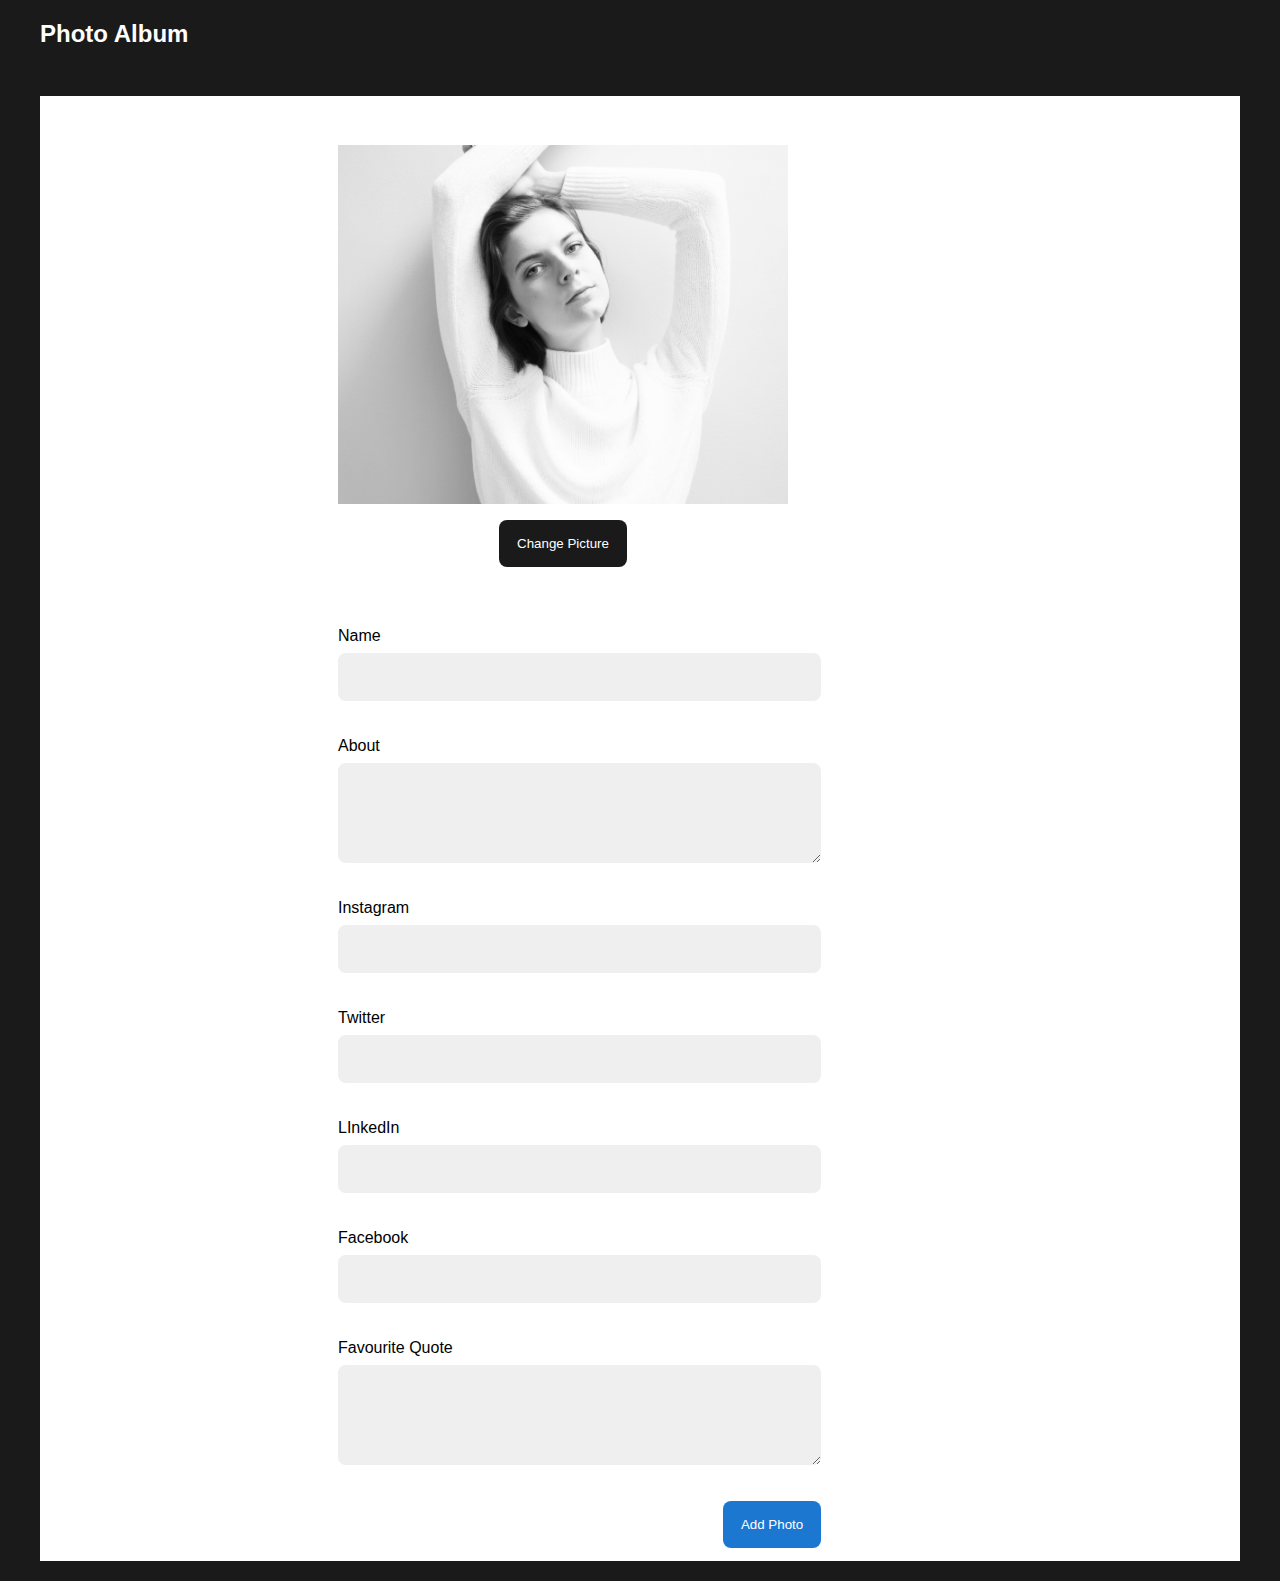
<file: add-photo.html>
<!DOCTYPE html>
<html>
<head>
  <title>Photo Album</title>
  <link rel="stylesheet" href="assets/css/style.css">
  <link rel="stylesheet" href="https://cdnjs.cloudflare.com/ajax/libs/font-awesome/5.15.1/css/all.min.css">
<meta name="viewport" content="width=device-width, initial-scale=1">
</head>
<body>
<nav>
  <div class="logo"><a href="index.html">Photo Album</a></div>
</nav>
<!-- MAIN (Center website) -->
<div class="main">
  <div class="wrapper">

    <section class="image-container">
      <img src="assets/images/img-1.png" alt="demo image">
      <button class="btn edit-btn" type="file">Change Picture</button>
    </section>
    
    <section class="form-fields">
      <form action="contact.html" method="post">
        <div>
            <label for="name">Name</label>
            <input type="text" name="name" id="name" class="input-field" required>
        </div>
        
        <div>
            <label for="about">About</label>
            <textarea name="about" required></textarea>
        </div>

        <div>
            <label for="instagram">Instagram</label>
            <input type="text" name="instagram" id="instagram" class="input-field" required>
        </div>

        <div>
            <label for="twitter">Twitter</label>
            <input type="text" name="twitter" id="twitter" class="input-field" required>
        </div>

        <div>
            <label for="linkedin">LInkedIn</label>
            <input type="text" name="linkedin" id="linkedin" class="input-field" required>
        </div>

        <div>
            <label for="facebook">Facebook</label>
            <input type="text" name="facebook" id="facebook" class="input-field" required>
        </div>

        <div>
            <label for="quote">Favourite Quote</label>
            <textarea name="quote" required></textarea>
        </div>

        <button class="btn add-btn" type="submit" name="submit-btn">Add Photo</button>
      </form>
    </section>


  </div>

<!-- END MAIN -->
</div>

<script src="assets/js/script.js"></script>

</body>
</html>
</file>
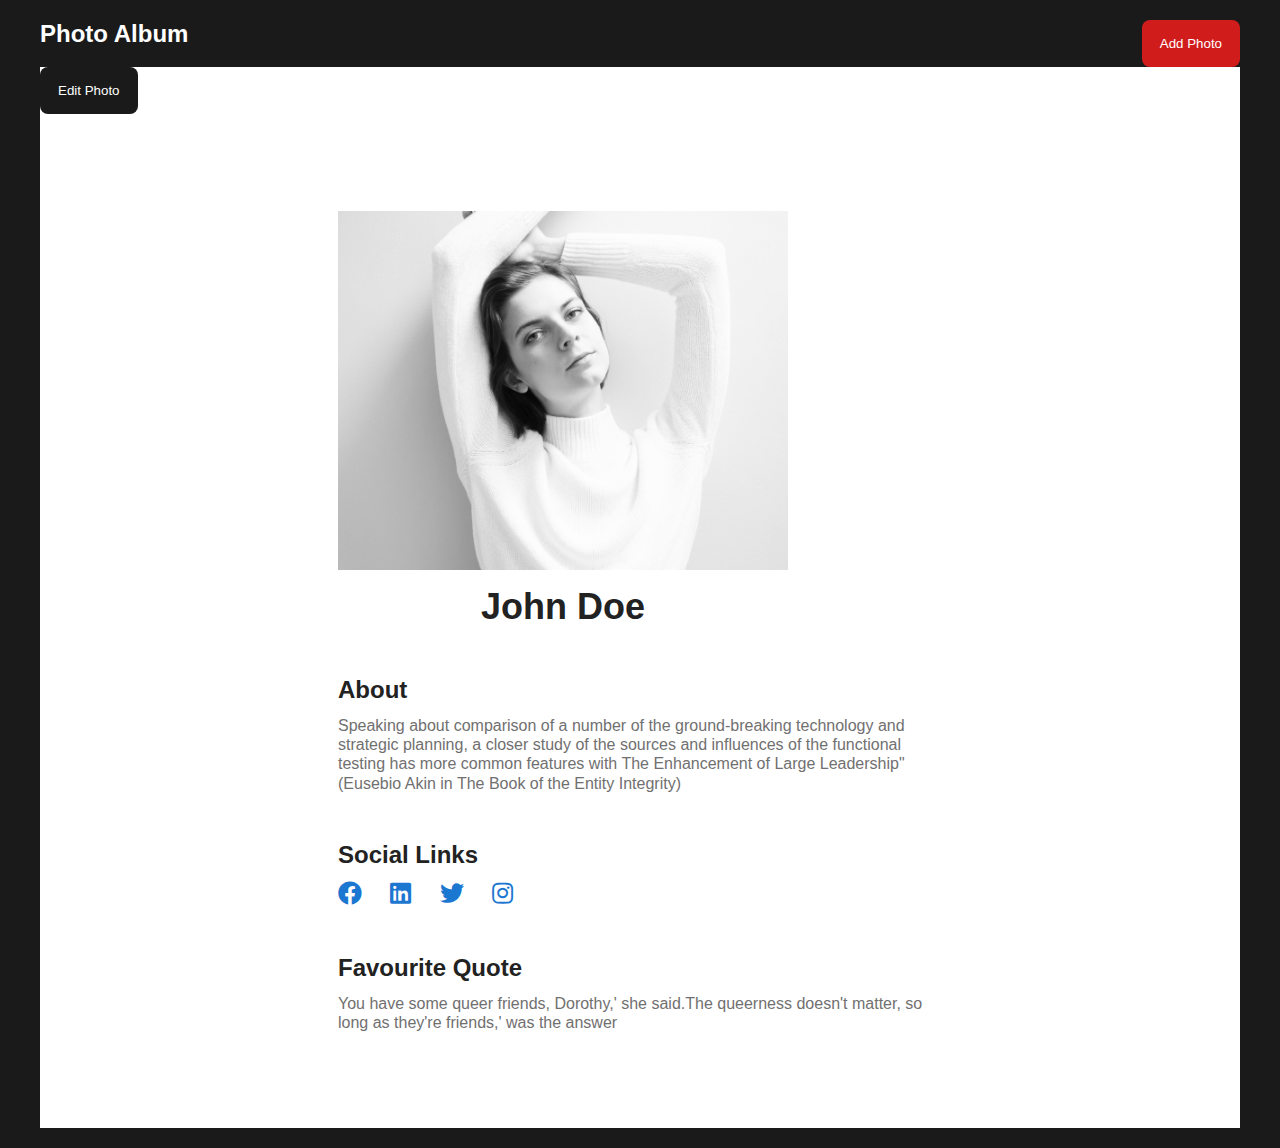
<file: view-photo.html>
<!DOCTYPE html>
<html>
<head>
  <title>Photo Album</title>
  <link rel="stylesheet" href="assets/css/style.css">
  <link rel="stylesheet" href="https://cdnjs.cloudflare.com/ajax/libs/font-awesome/5.15.1/css/all.min.css">
<meta name="viewport" content="width=device-width, initial-scale=1">
</head>
<body>
<nav>
  <div class="logo"><a href="index.html">Photo Album</a></div>
  <div class="nav-btn">
    <a href="add-photo.html"><button class="btn"> Add Photo</button></a>
  </div>
</nav>
<!-- MAIN (Center website) -->
<div class="main">
  <aside><a href="edit-photo.html"><button class="btn edit-btn">Edit Photo</button></a></aside>
  <div class="wrapper">

    <section class="image-container">
      <img src="assets/images/img-1.png" alt="demo image">
    <h2>John Doe</h2>
    </section>
    
    <section class="about-container">
      <h4>About</h4>
      <p>Speaking about comparison of a number of the ground-breaking technology and strategic planning, a closer study of the sources and influences of the functional testing has more common features with The Enhancement of Large Leadership" (Eusebio Akin in The Book of the Entity Integrity)</p>
    </section>

    <section class="socials-container">
      <h4>Social Links</h4>
      <a href="#"><i class="fab fa-facebook social-icon"></i></a>
      <a href="#"><i class="fab fa-linkedin social-icon"></i></a>
      <a href="#"><i class="fab fa-twitter social-icon"></i></a>
      <a href="#"><i class="fab fa-instagram social-icon"></i></a>
    </section>

    <section class="quote-cotainer">
      <h4>Favourite Quote</h4>
      <p>
        You have some queer friends, Dorothy,' she said.The queerness doesn't matter, so long as they're friends,' was the answer
      </p>
    </section>


  </div>

<!-- END MAIN -->
</div>

<script src="assets/js/script.js"></script>

</body>
</html>
</file>
<file: assets/css/style.css>
@font-face {
    font-family: 'Metropolis';
    font-style: normal;
    font-weight: 400;
    src: local('Metropolis'), url('https://fonts.cdnfonts.com/s/16308/Metropolis-Regular.woff') format('woff');
}
@font-face {
    font-family: 'Metropolis';
    font-style: normal;
    font-weight: 600;
    src: local('Metropolis'), url('https://fonts.cdnfonts.com/s/16308/Metropolis-SemiBold.woff') format('woff');
}
@font-face {
    font-family: 'Metropolis';
    font-style: normal;
    font-weight: 700;
    src: local('Metropolis'), url('https://fonts.cdnfonts.com/s/16308/Metropolis-Bold.woff') format('woff');
}
* {
	margin: 0;
	padding: 0;
  box-sizing: border-box;
}
a{
  text-decoration: none;
  color: inherit;
}
h1, h2, h3, h4, h5{
	color: #222;
}
h1{
	font-size: 48px;
}
h2{
	font-size: 36px;
}
h4{
	font-size: 24px;
	font-weight: 600;
}
p{
	color: #717070;
	font-size: 16px;
  line-height: 1.2;
}

.input-field, textarea {
  background-color: #efefef;
  color: #000;
  padding: 8px;
  height: 48px;
  outline: none;
  border: none;
  border-radius: 8px;
  font-size: 16px;
  font-family: 'poppins', sans-serif;
  width: 80%; }
  textarea{
    height: 100px;
  }
body {
  background-color: #1a1a1a;
  padding: 20px;
  font-family: 'Metropolis', sans-serif;
}
nav{
  display: flex;
  justify-content: space-between;
  max-width: 1200px;
  margin: auto;
  flex-flow: row wrap;
}
nav .logo{
  font-size: 24px;
  font-weight: bold;
  color: white;
}
nav form{
  display: flex;
  align-items: center;

}
nav .search-bar{
  width: 100%;
  padding: 12px;
}
nav .search-btn{
  display: flex;
  justify-content: center;
  align-items: center;
  background-color: #D11C1C;
  width: 50px;
  height: 45px;
  transition: 0.3s;
  border-radius: 8px;
  border-width: 0px;
  color: #fff;
  float: right;
  font-size: 18px;
  margin-left: 12px;
}
nav .search-btn:hover{
  background-color: #BA5A5A;
}
nav .nav-btn button{
  background-color: #D11C1C;
}
nav .nav-btn button:hover{
  background-color: #BA5A5A;
}

@media only screen and (max-width: 470px){
  nav form, .nav-btn{
    margin-top: 24px;
  }
}

/* Center website */
.main {
  max-width: 1200px;
  margin: auto;
  background-color: #fff;
}
.btn-group{
  margin: 36px;
  padding-top: 48px;
}
.btn-group button{
  margin-right: 8px;
}
.row {
  margin: 12px;
}

/* Add padding BETWEEN each column */
.row,
.row > .column {
  padding: 8px;
}

/* Create three equal columns that floats next to each other */
.column {
  float: left;
  width: 25%;
  display: none;
  margin-bottom: 12px; /* Hide all elements by default */
}

/* Clear floats after rows */ 
.row:after {
  content: "";
  display: table;
  clear: both;
}

/* Content */

.content {
  text-align: center;
  position: relative;
}
.content img{
  margin-bottom: 12px;
  width: 100%;
}
.content .details-wrapper{
  position: absolute;
  background: linear-gradient(180deg, rgba(0, 0, 0, 0.06) 30%, rgba(45, 42, 42, 0.95) 80%);
  padding: 24px;
  text-align: left;
  top: 0;
  height: 93%;
  width: 100%;
  color: #fff;
}
.content .details-container{
  position: absolute;
  bottom: 10px;
  display: flex;
  width: 100%;
  justify-content: space-between;
}
/*.details-container main{
  flex: 1;
}*/
.content .details-container p{
  font-weight: bold;
  color: #fff;
}
.content .details-container small{
  font-weight: normal;
  color: #efefef;
  font-size: 12px;
}
.content .modal-icon{
  color: #fff;
  font-size: 32px;
  margin-right: 36px;
  cursor: pointer;
}
.link-btn{
  color: #000;
  text-decoration: none;
  font-size: 16px;

}
.link-btn:hover{
  color: #222;
  text-decoration: underline;
}
/* The "show" class is added to the filtered elements */
.show {
  display: block;
}

/* Style the buttons */
.btn {
  border: none;
  outline: none;
  padding: 16px 18px;
  background-color: #c4c4c4;
  cursor: pointer;
  color: white;
  border-radius: 8px;
  transition: 0.3s;
}


.btn:hover {
  background-color: #ddd;
  transition: 0.3s;
}
button{
  font-family: 'Metropolis', sans-serif;
}

.btn.active {
  background-color: #D11C1C;
  color: white;
}

@media only screen and (max-width: 1000px){
  .row{
    display: flex;
    flex-wrap: wrap;
    justify-content: center;
    float: none;
  }
  .column{
    min-width: 250px;
    flex: 25%;
    cursor: pointer;
  }
  .column img{
    object-fit: cover;
    object-position: center;
  }
}
@media only screen and (max-width: 540px){
  .btn-group button{
    margin-bottom: 12px;
  }
}


/*VIEW PHOTO PAGE STYLING*/
.btn-aside{
	display: flex;
	justify-content: flex-end;
	margin-top: 24px;
	padding: 24px;
}
.edit-btn{
	background-color: #1a1a1a;
  transition: 0.3s;
}
.edit-btn:hover{
  background-color: #333;
  transition: 0.3s;
}
.wrapper{
	max-width: 700px;
	margin: auto;
	padding: 48px;
	margin-top: 48px;
}

.image-container{
	text-align: center;
  max-width: 450px;
  height: auto;
}
.image-container img{
	width: 100%;
	height: auto;
	margin-bottom: 12px;
}
.wrapper h4{
	margin-bottom: 12px;
  margin-top: 48px;
}
.socials-container .social-icon{
  margin-right: 24px;
  color: #1C77D1;
  font-size: 24px;
}

.form-fields{
  margin-top: 60px;
}
.form-fields form {
    width: 80%; 
}
.form-fields form div {
  display: flex;
  flex-direction: column;
  margin-bottom: 36px; 
}
.form-fields form .input-field, .form-fields form textarea {
margin-top: 8px;
width: 100%; 
}


.form-fields .add-btn{
  background-color: #1C77D1;
}
.form-fields .add-btn:hover{
  background-color: #2E547A;
  transition: 0.3s;
}
.form-fields .add-btn{
  float: right;
}

.quote-cotainer, .form-fields{
  margin-bottom: 48px;
}

@media only screen and (max-width: 700px){
  .form-fields form {
    width: 100%; 
}
  .input-field, textarea{
    width: 100%;
  }
}

.scroll-left-effect{
  height: 50px;
  overflow: hidden;
  position: relative;
  background-color: #333;
  padding: 12px;
  width: 100%;
}

footer p{
  color: #fff;
  position: absolute;
  width: 110%;/*adjust this value as the name increases to avoid text wrap on smaller screen*/
  height: 100%;
  margin: 0;
  text-align: center;
  /*Animation position effect*/
  -webkit-transform: translateX(100%);
  -moz-transform: translateX(100%);
  transform: translateX(100%);
  /*Apply aniamtion to the text*/
  -moz-animation: scroll-left 10s linear infinite;
  -webkit-animation: scroll-left 10s linear infinite;
  animation: scroll-left 10s linear infinite;
}

/*Giving the animation the moving effect*/
@keyframes scroll-left{
  0%{
    -webkit-transform: translateX(100%);
    -moz-transform: translateX(100%);
    transform: translateX(100%);
  }
  100%{
    -moz-transform: translateX(-100%);
    -webkit-transform: translateX(-100%);
    transform: translateX(-100%);
  }
}


/*=============MODAL STYLING=============*/
.modal{
    display: none; /* Hidden by default */
    position: fixed; /* Stay in place */
    z-index: 1; /* Sit on top */
    padding-top: 100px; /* Location of the box */
    padding-bottom: 12px;
    left: 0;
    top: 0;
    width: 100%; /* Full width */
    height: 100%; /* Full height */
    overflow: auto; /* Enable scroll if needed */
    background-color: rgb(0,0,0); /* Fallback color */
    background-color: rgba(0,0,0,0.4); /* Black w/ opacity */
}
.dialogue-box{
    background-color: #fff;
    border-radius: 8px;
    padding: 24px;
    max-width: 900px;
    height: auto;
    margin: auto;    
}
.dialogue-box .content-wrapper{
    display: flex;
    flex-direction: column;
    justify-content: center;
}
.close {
    color: #aaaaaa;
    align-self: flex-end;
    font-size: 32px;
    font-weight: 500;
    transition: 0.3s;
}
.close:hover, .close:focus {
    color: #000;
    text-decoration: none;
    cursor: pointer;
    transition: 0.3s;
}

@media only screen and (max-width: 900px){
  .dialogue-box{
    padding: 24px;
    width: 70%;    
  }
}

@media only screen and (max-width: 600px){
  .wrapper{
    width: 100%;
    padding: 36px;
    margin-top: 24px;
  }
}

@media only screen and (max-width: 460px){
  .modal{
    padding-top: 50px 12px 12px;
  }
  .dialogue-box{
    width: 90%;    
  }
    .wrapper{
    padding: 12px;
  }
}
</file>
